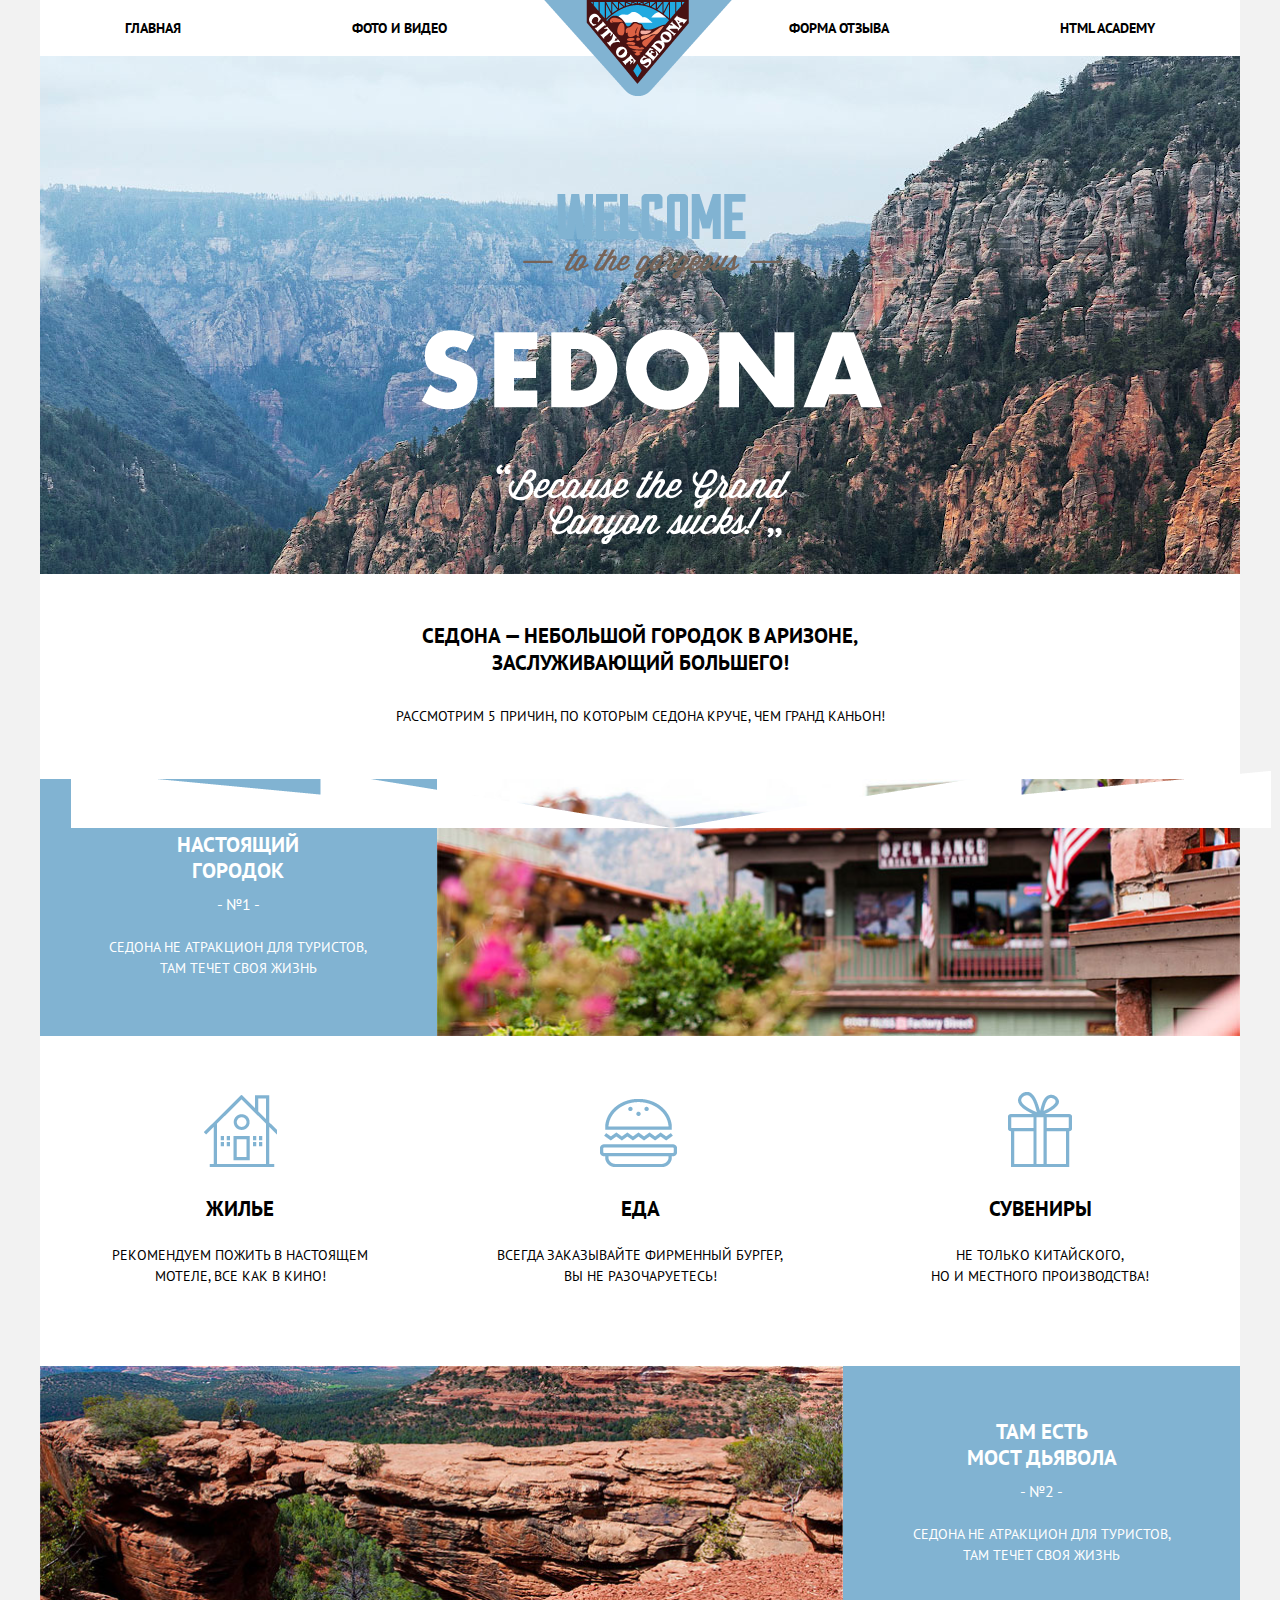
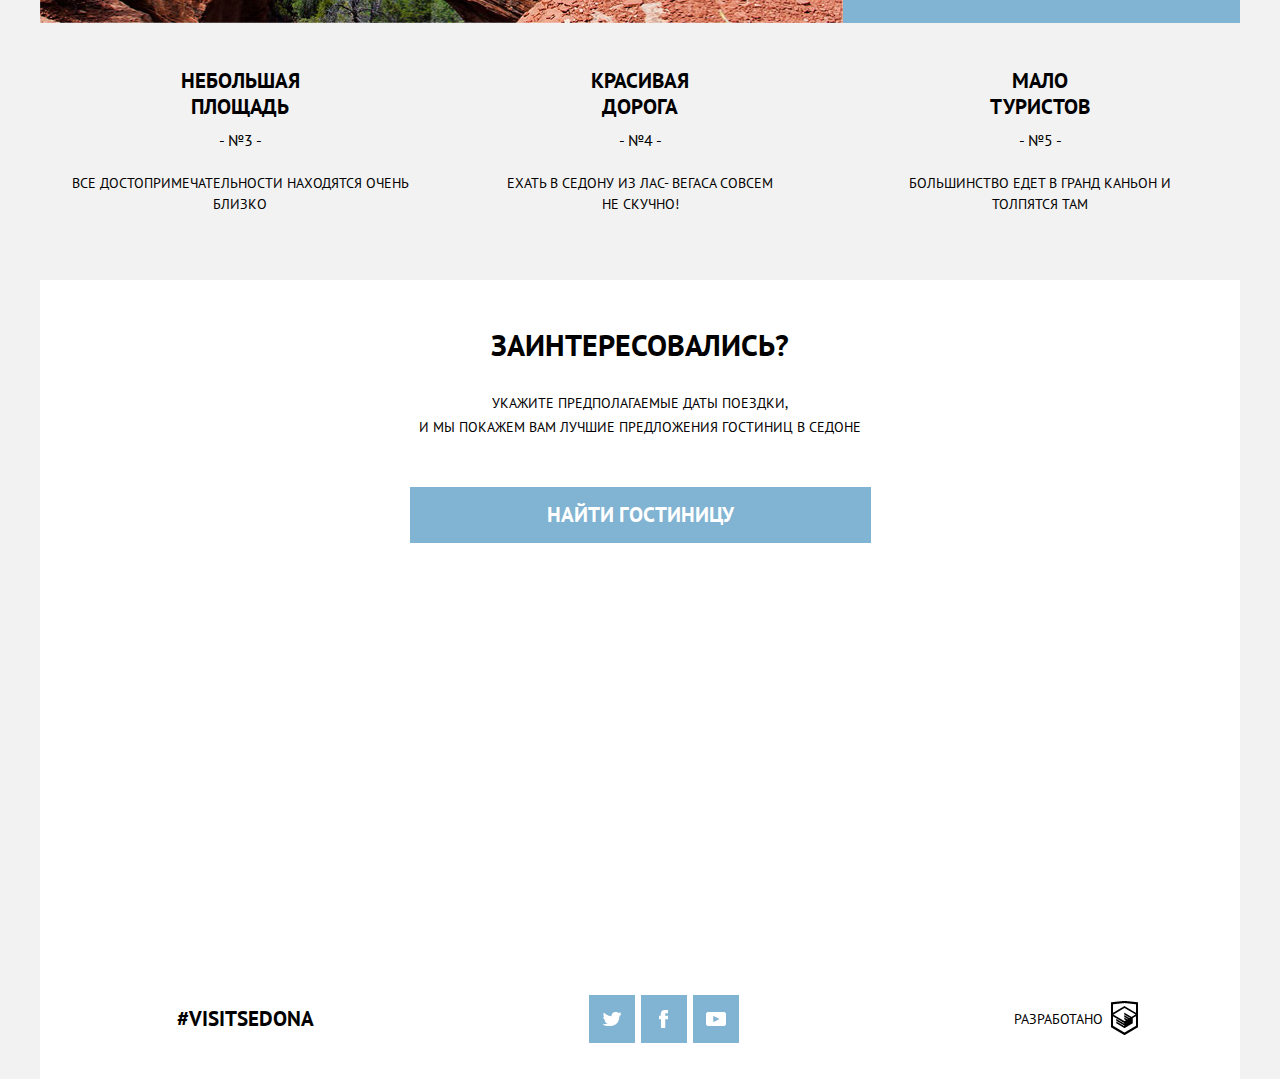
<file: index.html>
<!DOCTYPE html>
<html lang="ru">
<head>
    <meta charset="UTF-8">
    <meta name="viewport" content="width=device-width, initial-scale=1.0">
    <meta http-equiv="X-UA-Compatible" content="ie=edge">
    <link href="https://fonts.googleapis.com/css?family=PT+Sans:400,700&display=swap" rel="stylesheet">
    <link rel="stylesheet" href="css/style.css">
    <title>SEDONA</title>
</head>
<body>
  <div class="body-container">

    <!--NAVBAR-->
    <nav>
        <ul class="main-nav">
            <li><a href="index.html">ГЛАВНАЯ</a></li>
            <li><a href="photo.html">ФОТО И ВИДЕО</a></li>
            <li><a href="#"><img src="img/logotype-desktop.png" alt="logo"></a></li>
            <li><a href="form.html">ФОРМА ОТЗЫВА</a></li>
            <li><a href="#">HTML ACADEMY</a></li>
        </ul>
    </nav>

    <!--SHOWCASE-->

    <section class="showcase">
      <div class="showcase-container">
        <img class="main-pic" src="/img/back-desktop.jpg" alt="showcase picture">
        <img class="main-pic-text" src="/img/text-index.png" alt="">
        <img class="main-pic-decor" src="img/intro-triangle.png" alt="decor">
      </div>
    </section>

    <section class="reasons">
      <div class="reasons-heading">
        <h2>СЕДОНА — небольшой городок в АРИЗОНЕ,<br>зАСЛУЖИвающий большего!</h2>
        <p>Рассмотрим 5 причин, по которым Седона круче, чем гранд каньон!</p>
      </div>

          <!--REASON 1-->

      <div class="reason-one photo-reasons">
        <div class="text">
          <h3>НАСТОЯЩИЙ<br>ГОРОДОК</h3>
          <span>- №1 -</span>
          <p>СЕДОНА НЕ АТРАКЦИОН ДЛЯ ТУРИСТОВ,<br>ТАМ ТЕЧЕТ СВОЯ ЖИЗНЬ</p>
        </div>
        <div class="photo">
          <img src="/img/photo-city@1x.jpg" alt="photo city">
        </div>
      </div>

        <!--FEATURES-->

      <div class="features">
        <div class="house">
          <div class="features-text">
          <h3 class="text-h">ЖИЛЬЕ</h3>
          <p class="text-p">Рекомендуем пожить в настоящем<br>мотеле, все как в кино!</p>
        </div>
        </div>
        <div class="meal">
          <div class="features-text">
          <h3 class="text-h">ЕДА</h3>
          <p class="text-p">Всегда заказывайте ФИРМЕННЫЙ БУРГЕР,<br>Вы НЕ разочаруетесь!</p>
        </div>
        </div>
        <div class="souvenirs">
          <div class="features-text">
          <h3 class="text-h">СУВЕНИРЫ</h3>
          <p class="text-p">Не только китайского,<br>но и местного производства!</p>
        </div>
        </div>
      </div>

        <!--REASON N TWO-->

      <div class="reason-two photo-reasons">
        <div class="text">
          <h3>ТАМ ЕСТЬ<br>Мост дьявола</h3>
          <span>- №2 -</span>
          <p>СЕДОНА НЕ АТРАКЦИОН ДЛЯ ТУРИСТОВ,<br>ТАМ ТЕЧЕТ СВОЯ ЖИЗНЬ</p>
        </div>
        <div class="photo">
          <img src="/img/photo-bridge@1x.jpg" alt="photo city">
        </div>
      </div>

      <!--REASONS 3,4,5-->

      <div class="last-reasons">
        <div class="reason-three text">
          <h3>НЕБОЛЬШАЯ<br>ПЛОЩАДЬ</h3>
          <span>- №3 -</span>
          <p>ВСЕ ДОСТОПРИМЕЧАТЕЛЬНОСТИ НАХОДЯТСЯ ОЧЕНЬ<br>БЛИЗКО</p>
        </div>
        <div class="reason-four text">
          <h3>КРАСИВАЯ<br>ДОРОГА</h3>
          <span>- №4 -</span>
          <p>ЕХАТЬ В СЕДОНУ ИЗ ЛАС- ВЕГАСА СОВСЕМ<br>НЕ СКУЧНО!</p>
        </div>
        <div class="reason-five text">
          <h3>МАЛО<br>ТУРИСТОВ</h3>
          <span>- №5 -</span>
          <p>БОЛЬШИНСТВО ЕДЕТ В ГРАНД КАНЬОН И<br>ТОЛПЯТСЯ ТАМ</p>
        </div>
      </div>
    </section>

    <!--FIND HOTEL-->

    <section class="find-hotel-sec">
      <div class="find-hotel text-h-p">
        <h2>ЗАИНТЕРЕСОВАЛИСЬ?</h2>
        <p class="text-p">УКАЖИТЕ ПРЕДПОЛАГАЕМЫЕ ДАТЫ ПОЕЗДКИ,<br>И МЫ ПОКАЖЕМ ВАМ ЛУЧШИЕ ПРЕДЛОЖЕНИЯ ГОСТИНИЦ В СЕДОНЕ</p>
          <a href="#" class="btn">НАЙТИ гостиницу</a>
      </div>
    </section>

    <!--MAP-->

    <section class="map">
      <iframe src="https://www.google.com/maps/embed?pb=!1m18!1m12!1m3!1d52181125.80095464!2d-74.36521376177906!3d37.03643196238282!2m3!1f0!2f0!3f0!3m2!1i1024!2i768!4f13.1!3m3!1m2!1s0x872da132f942b00d%3A0x5548c523fa6c8efd!2z0KHQtdC00L7QvdCwLCDQkNGA0LjQt9C-0L3QsCA4NjMzNiwg0KHQqNCQ!5e0!3m2!1sru!2str!4v1578932192853!5m2!1sru!2str" width="600" height="450" frameborder="0" style="border:0;" allowfullscreen=""></iframe>
    </section>

    <!--FOOTER-->

    <footer class="footer">
      <div class="footer-container">
      <span class="visit-sedona">#VISITSEDONA</span>
      <div class="sm-icons">
        <div class="twitter"></div>
        <div class="fb"></div>
        <div class="youtube"></div>
      </div>
      <span class="created">РАЗРАБОТАНО</span>
    </div>
    </footer>
  </div>
</body>
</html>
</file>
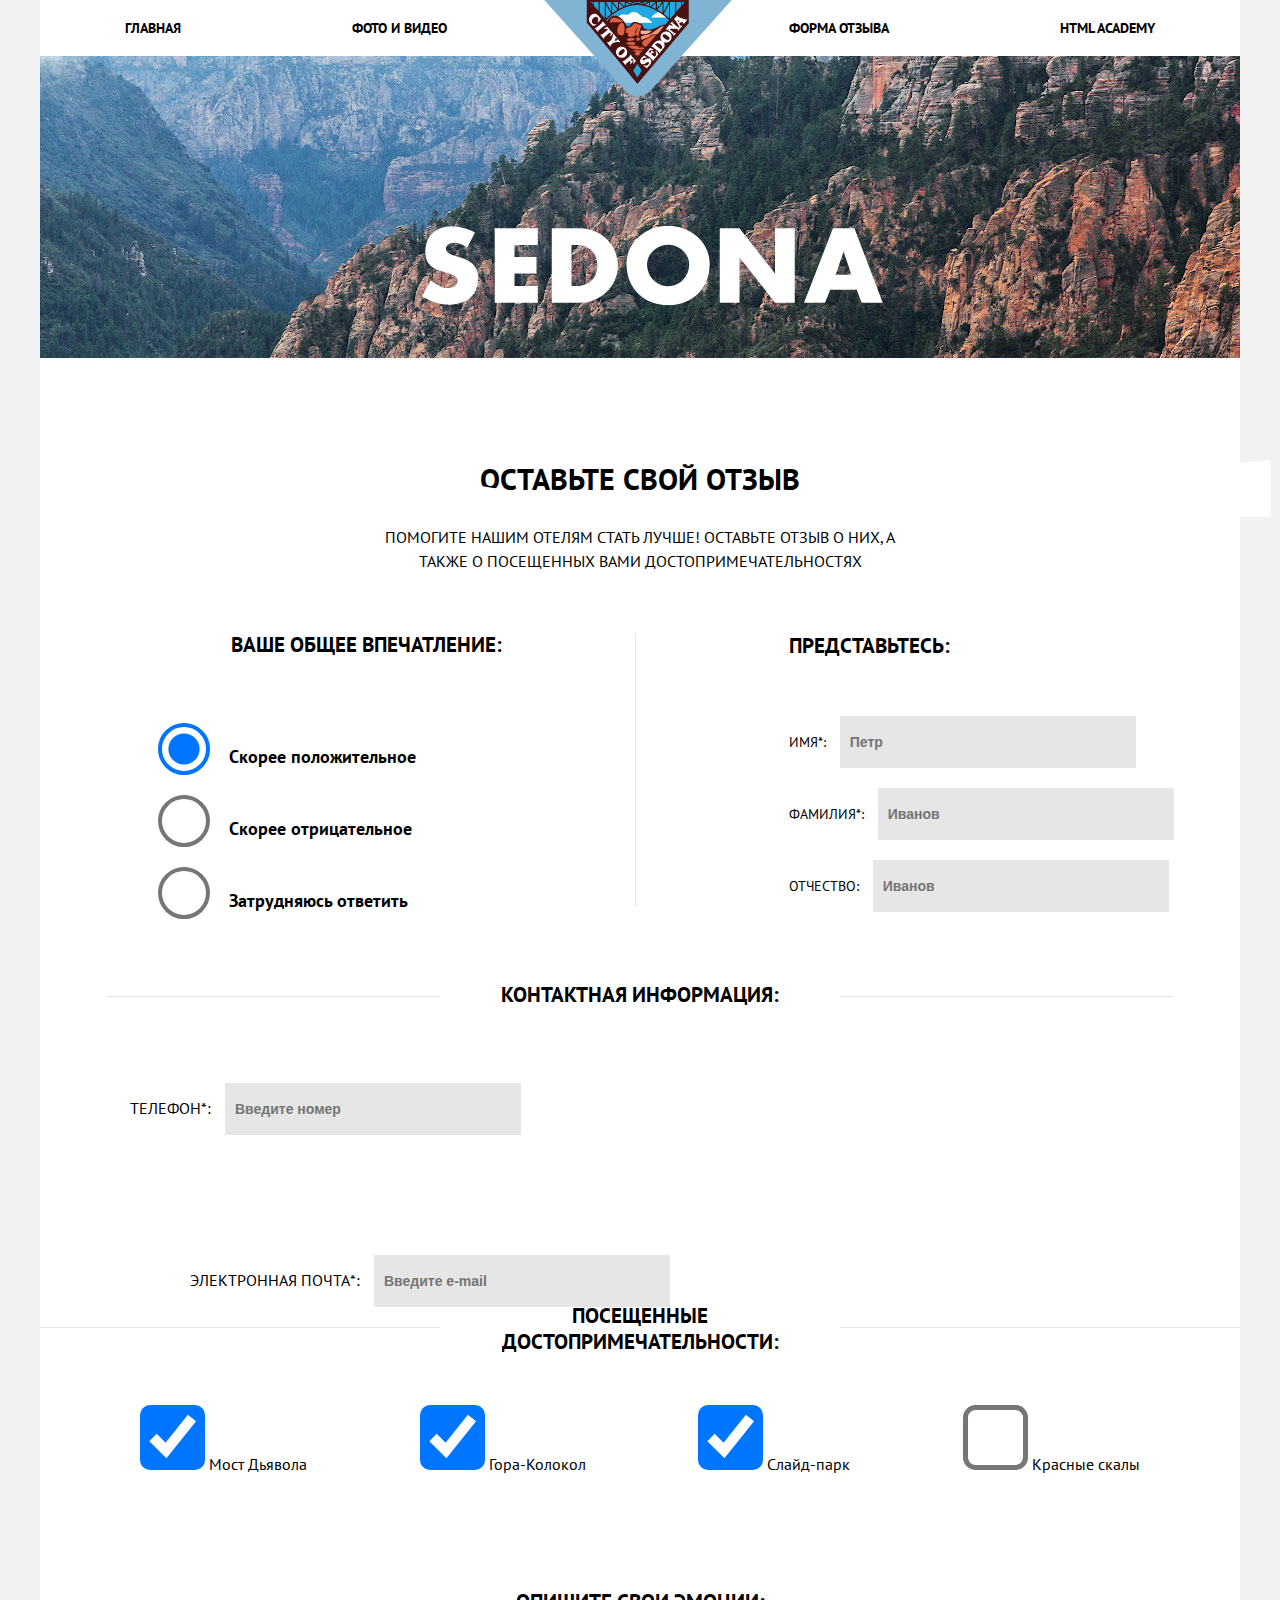
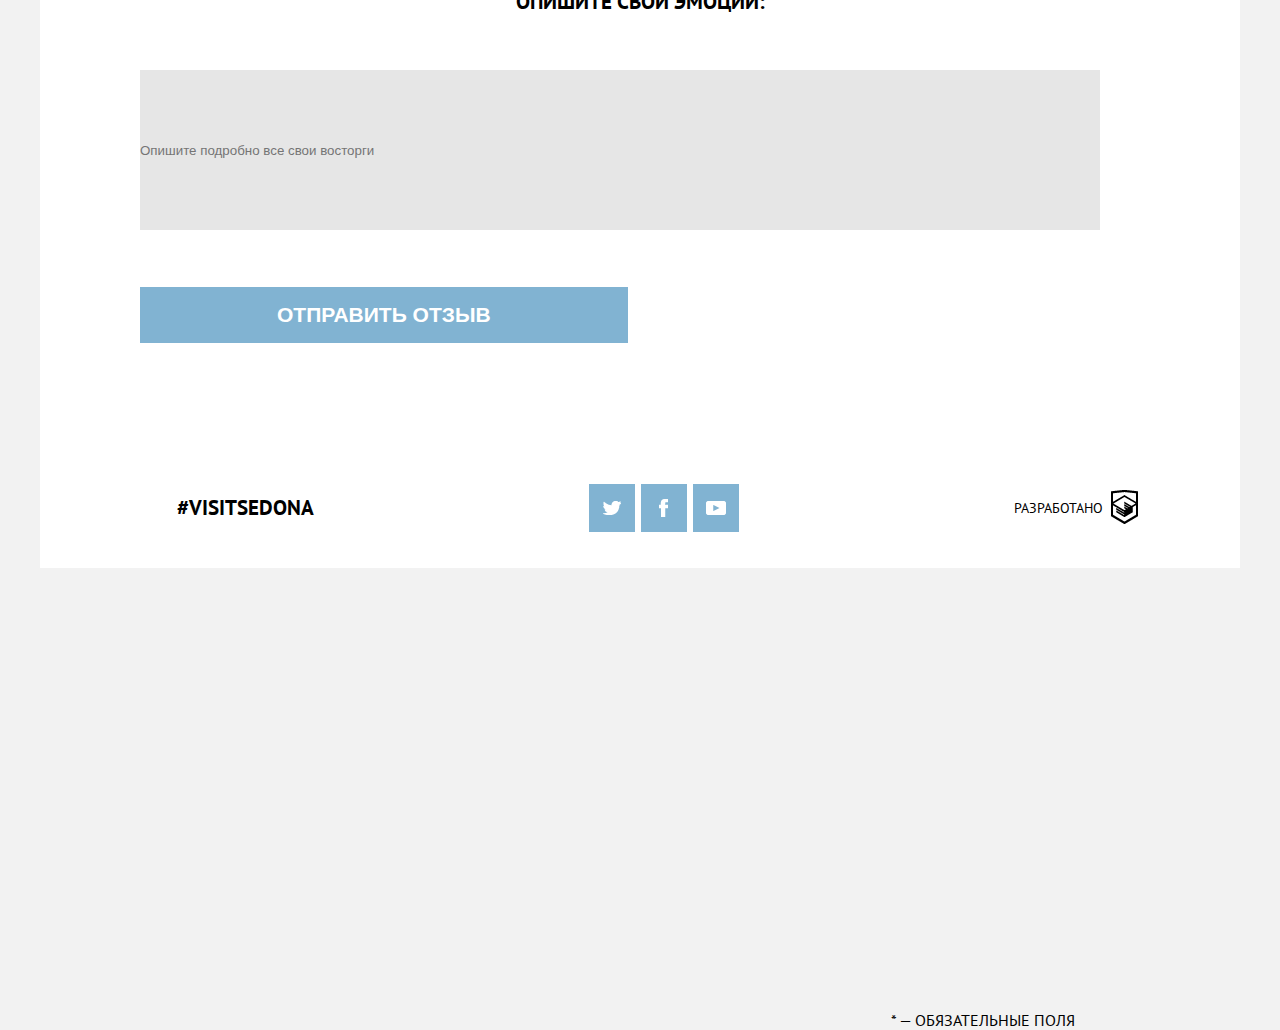
<file: form.html>
<!DOCTYPE html>
<html lang="en">
<head>
    <meta charset="UTF-8">
    <meta name="viewport" content="width=device-width, initial-scale=1.0">
    <meta http-equiv="X-UA-Compatible" content="ie=edge">
    <link href="https://fonts.googleapis.com/css?family=PT+Sans:400,700&display=swap" rel="stylesheet">
    <link rel="stylesheet" href="css/style.css">
    <title>ФОРМА ОТЗЫВА</title>
</head>
<body>
    <div class="body-container">
        <nav>
            <ul class="main-nav">
                <li><a href="index.html">ГЛАВНАЯ</a></li>
                <li><a href="photo.html">ФОТО И ВИДЕО</a></li>
                <li><a href="#"><img src="img/logotype-desktop.png" alt="logo"></a></li>
                <li><a href="form.html">ФОРМА ОТЗЫВА</a></li>
                <li><a href="#">HTML ACADEMY</a></li>
            </ul>
        </nav>
    
        <section class="showcase">
            <div class="showcase-container showcase-photo">
              <img class="main-pic" src="/img/back-desktop.jpg" alt="showcase picture">
              <img class="main-pic-text" src="/img/text-sedona.png" alt="">
              <img class="main-pic-decor" src="img/intro-triangle.png" alt="decor">
            </div>
          </section>

            <div class="feedback-heading">
          <div class="text-h-p">
              <h2>ОСТАВЬТЕ СВОЙ ОТЗЫВ</h2>
              <p>ПОМОГИТЕ НАШИМ ОТЕЛЯМ СТАТЬ ЛУЧШЕ! ОСТАВЬТЕ ОТЗЫВ О НИХ, А<br>ТАКЖЕ О ПОСЕЩЕННЫХ ВАМИ ДОСТОПРИМЕЧАТЕЛЬНОСТЯХ</p>
            </div>
          </div>

          <section class="feedback">
              <div class="feedback-top">
                  <fieldset class="reaction-form">
                      <h3 class="text-h">ВАШЕ ОБЩЕЕ ВПЕЧАТЛЕНИЕ:</h3>
                      <div class="radio-wrap">
                          <input type="radio" name="reaction" id="positive" checked>
                          <label for="positive">Скорее положительное</label><br>
                        </div>
                        <div class="radio-wrap">
                          <input type="radio" name="reaction" id="not-positive">
                          <label for="not-positive">Скорее отрицательное</label><br>
                        </div>
                        <div class="radio-wrap">
                          <input type="radio" name="reaction" id="cant-answer">
                          <label for="cant-answer">Затрудняюсь ответить</label>
                        </div>
                  </fieldset>
                  <fieldset class="name-form">
                      <h3 class="text-h">ПРЕДСТАВЬТЕСЬ:</h3>
                          <label for="name">ИМЯ*:</label>
                          <input type="text" placeholder="Петр" id="name" required><br>
                          <label for="surname">ФАМИЛИЯ*:</label>
                          <input type="text" placeholder="Иванов" id="surname" required><br>
                          <label for="patronymic">ОТЧЕСТВО:</label>
                          <input type="text" placeholder="Иванов" id="patronymic">
                  </fieldset>
              </div>
              
              <div class="head-container-cont">
                <h3 class="text-h">КОНТАКТНАЯ ИНФОРМАЦИЯ:</h3>
              </div>

              <div class="contact-info">
                <fieldset class="contact-form">
                    <div class="number-wrapper">
                      <label for="number">ТЕЛЕФОН*:</label>
                      <input type="tel" placeholder="Введите номер" id="number">
                    </div>
                    <div class="email-wrapper">
                      <label for="email">ЭЛЕКТРОННАЯ ПОЧТА*:</label>
                      <input type="email" placeholder="Введите e-mail">
                    </div>
                </fieldset>
              </div>

              <div class="head-container-place">
                <h3 class="text-h">ПОСЕЩЕННЫЕ<br>ДОСТОПРИМЕЧАТЕЛЬНОСТИ:</h3>
              </div>
              <div class="visited-places-info">
                <fieldset class="places">
                  <div class="places-wrapper">
                  <div>
                  <input type="checkbox" name="places" id="1" checked>
                  <label for="1">Мост Дьявола</label>
                  </div>

                  <div>
                  <input type="checkbox" name="places" id="2" checked>
                  <label for="2"> Гора-Колокол</label>
                  </div>

                  <div>
                  <input type="checkbox" name="places" id="3" checked>
                  <label for="3">Слайд-парк</label>
                  </div>

                  <div>
                  <input type="checkbox" name="places" id="4">
                  <label for="4">Красные скалы</label>
                  </div>
                </div>
                </fieldset>
              </div>

              <div class="emotions">
                <h3 class="text-h">ОПИШИТЕ СВОИ ЭМОЦИИ:</h3>
                <fieldset class="emotions-text">
                  <input type="textarea" placeholder="Опишите подробно все свои восторги">
                  <button class="btn">ОТПРАВИТЬ ОТЗЫВ</button>
                </fieldset>
                <span>* — ОБЯЗАТЕЛЬНЫЕ ПОЛЯ</span>
              </div>
          </section>

          <!--FOOTER-->

          <footer class="footer">
            <div class="footer-container">
            <span class="visit-sedona">#VISITSEDONA</span>
            <div class="sm-icons">
              <div class="twitter i"></div>
              <div class="fb i"></div>
              <div class="youtube i"></div>
            </div>
            <span class="created">РАЗРАБОТАНО</span>
          </div>
          </footer>
    </div>
</body>
</html>
</file>
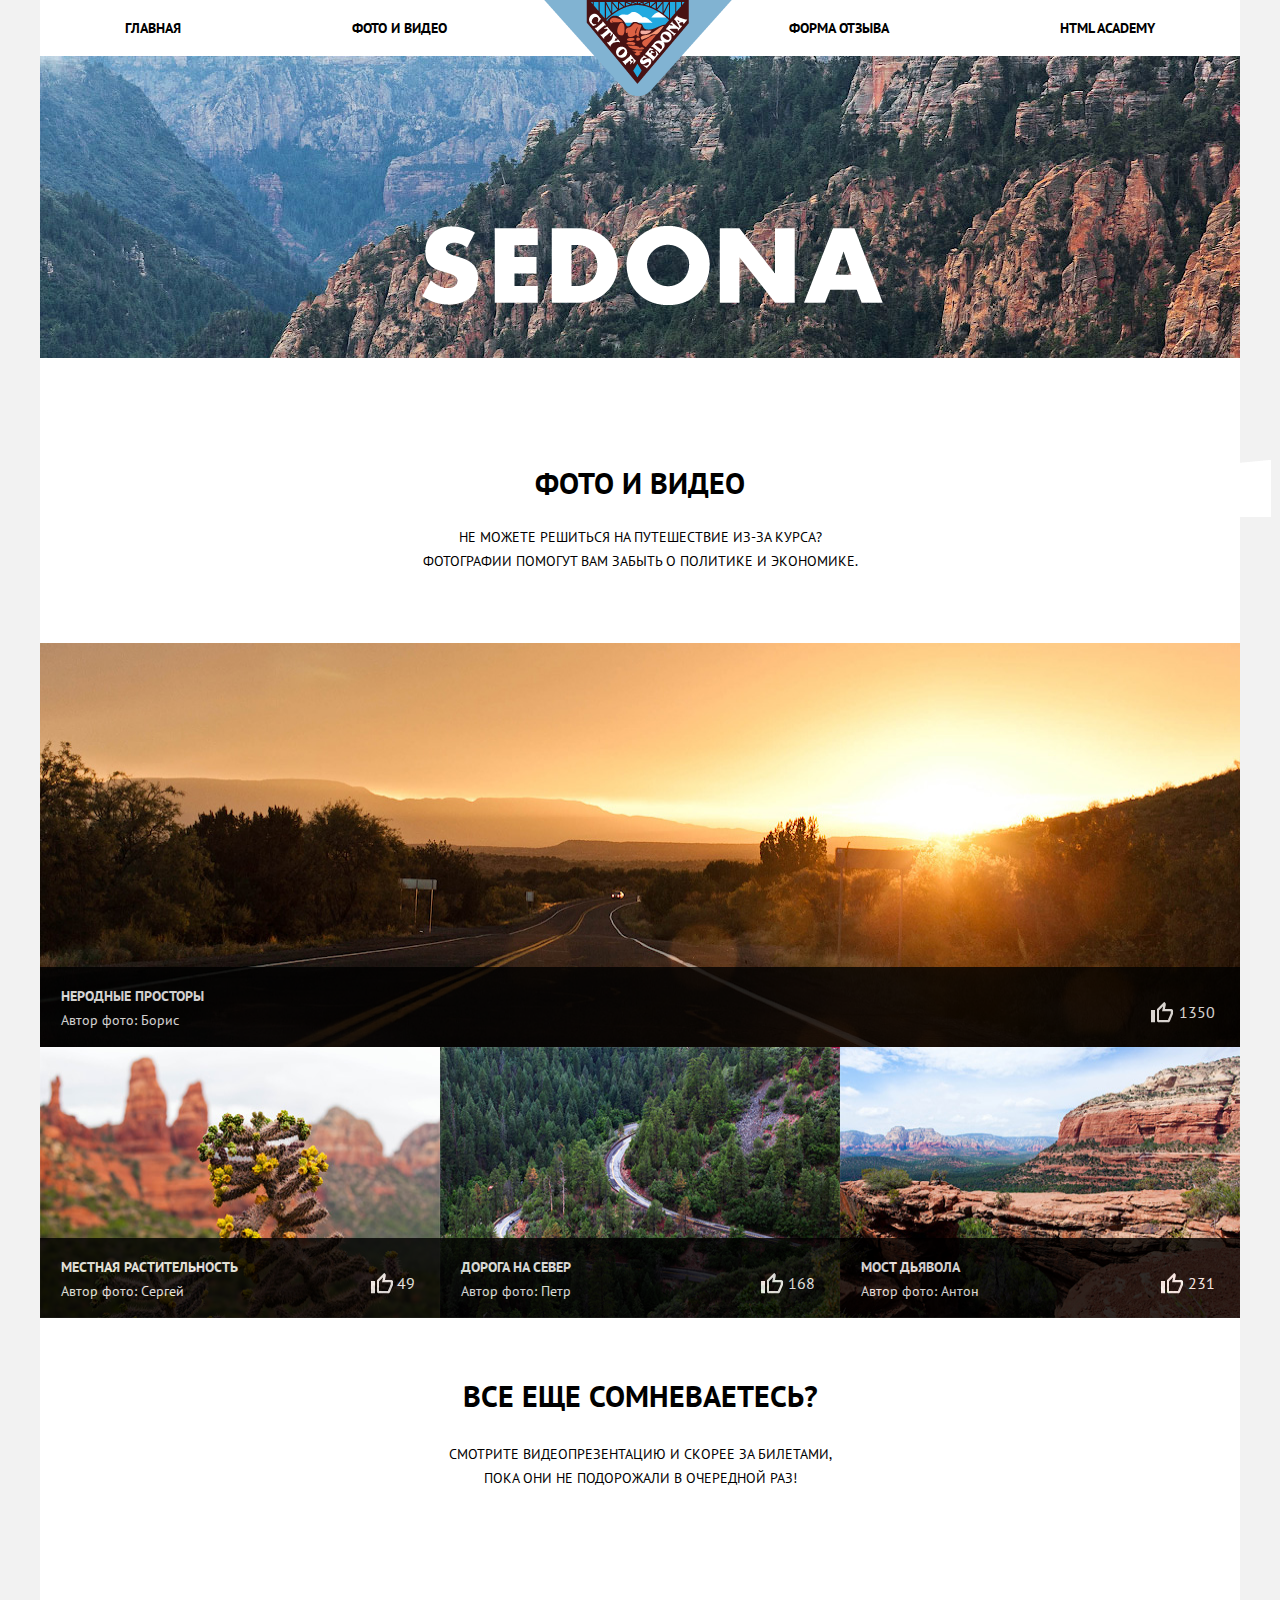
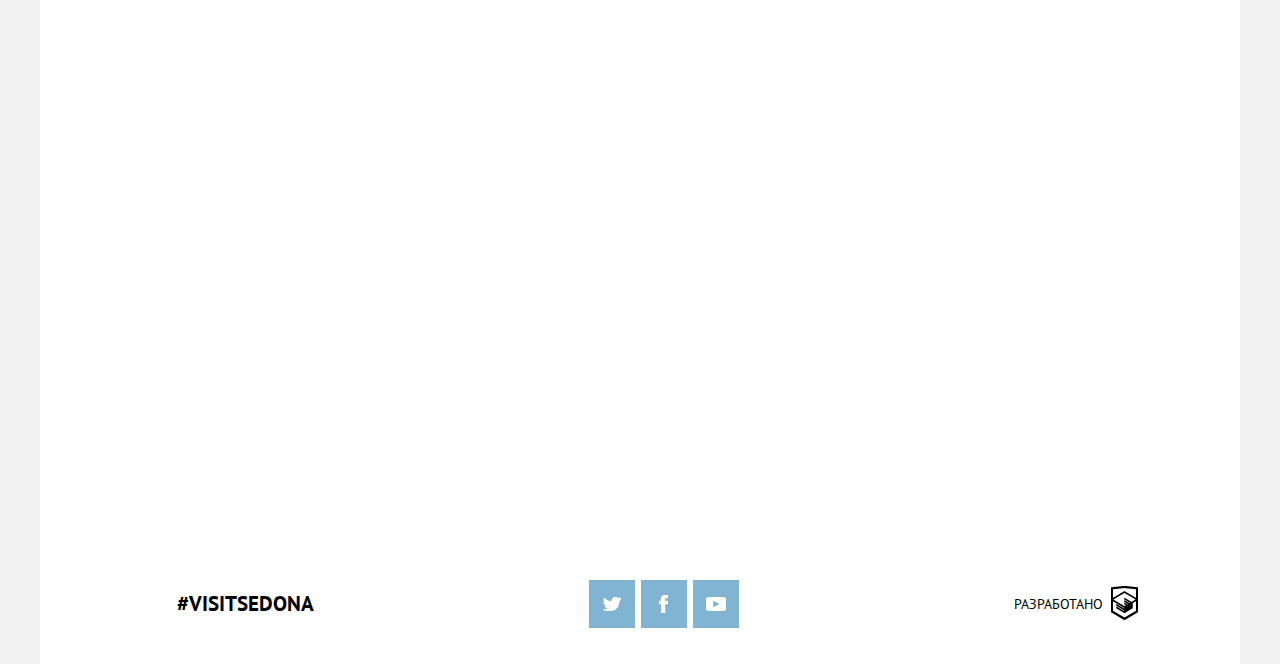
<file: photo.html>
<!DOCTYPE html>
<html lang="ru">
<head>
    <meta charset="UTF-8">
    <meta name="viewport" content="width=device-width, initial-scale=1.0">
    <meta http-equiv="X-UA-Compatible" content="ie=edge">
    <link href="https://fonts.googleapis.com/css?family=PT+Sans:400,700&display=swap" rel="stylesheet">
    <link rel="stylesheet" href="css/style.css">
    <title>SEDONA</title>
</head>
<body>
  <div class="body-container">
    <nav>
        <ul class="main-nav">
            <li><a href="index.html">ГЛАВНАЯ</a></li>
            <li><a href="photo.html">ФОТО И ВИДЕО</a></li>
            <li><a href="#"><img src="img/logotype-desktop.png" alt="logo"></a></li>
            <li><a href="form.html">ФОРМА ОТЗЫВА</a></li>
            <li><a href="#">HTML ACADEMY</a></li>
        </ul>
    </nav>

    <section class="showcase">
        <div class="showcase-container showcase-photo">
          <img class="main-pic" src="/img/back-desktop.jpg" alt="showcase picture">
          <img class="main-pic-text" src="/img/text-sedona.png" alt="">
          <img class="main-pic-decor" src="img/intro-triangle.png" alt="decor">
        </div>
      </section>

      <!--PHOTO-->

        <section class="photo-vid-sec">
            <div class="text-h-p">
                <h2>Фото и видео</h2>
                <p class="text-p">Не можете решиться на путешествие из-за курса?<br>Фотографии помогут вам забыть о политике и экономике.</p>
            </div>

        <div class="photo-container">
            <div class="photo-wrapper">
            <img src="img/photo-1-desktop.jpg" alt="photo1">

            <div class="photo-line">
            <div class="photo-descr-text">
                <h3>НЕРОДНЫЕ ПРОСТОРЫ</h3>
                <p>Автор фото: Борис</p>
                </div>
                <span class="photo-like">1350</span>
                </div>
            </div>

            <div class="photo-wrapper">
            <img src="img/photo-2-desktop.jpg" alt="photo2">
            <div class="photo-line">
                <div class="photo-descr-text">
                    <h3>МЕСТНАЯ РАСТИТЕЛЬНОСТЬ</h3>
                    <p>Автор фото: Сергей</p>
                </div>
                <span class="photo-like">49</span>
            </div>
            </div>

            <div class="photo-wrapper">
            <img src="img/photo-3-desktop.jpg" alt="photo3">
            <div class="photo-line">
                <div class="photo-descr-text">
                    <h3>ДОРОГА НА СЕВЕР</h3>
                    <p>Автор фото: Петр</p>
                </div>
                <span class="photo-like">168</span>
            </div>
            </div>

            <div class="photo-wrapper">
                <img src="img/photo-4-desktop.jpg" alt="photo4">
                <div class="photo-line">
                    <div class="photo-descr-text">
                        <h3>МОСТ ДЬЯВОЛА</h3>
                        <p>Автор фото: Антон</p>
                    </div>
                    <span class="photo-like">231</span>
                </div>
                </div>
        </div>
    </section>

      <!--VIDEO SECTION-->
      <section class="video-sec">
        <div class="text-h-p">
            <h2>Все еще сомневаетесь?</h2>
            <p class="text-p">Смотрите видеопрезентацию и скорее за билетами,<br>пока они не подорожали в очередной раз!</p>
        </div>
        <div class="video-container">
            <iframe src="https://www.youtube.com/embed/4GzE_TxFFeg" frameborder="0" allow="accelerometer; autoplay; encrypted-media; gyroscope; picture-in-picture" allowfullscreen></iframe>
        </div>
      </section>

      <!--FOOTER-->

      <footer class="footer">
        <div class="footer-container">
        <span class="visit-sedona">#VISITSEDONA</span>
        <div class="sm-icons">
          <div class="twitter"></div>
          <div class="fb"></div>
          <div class="youtube"></div>
        </div>
        <span class="created">РАЗРАБОТАНО</span>
      </div>
      </footer>
      </div>
      </body>
      </html>
</file>
<file: css/style.css>
* {
    padding: 0;
    margin: 0;
    box-sizing: border-box;
}

a {
    text-decoration: none;
}

li {
    list-style: none;
}

body {
    font-family: 'PT Sans', sans-serif;
    background: #f2f2f2;
}

.body-container {
    background: #fff;
    max-width: 1200px;
    margin: auto;
}

.text-p {
    font-size: 14px;
    line-height: 21px;
    margin-top: 23px;
    text-transform: uppercase;
    text-align: center;
}

.text-h {
    font-size: 21px;
    font-weight: 700;
    line-height: 26px;
    margin-top: 53px;
    text-align: center;
    text-transform: uppercase;
}

.btn {
    display: inline-block;
    font-size: 21px;
    line-height: 26px;
    font-weight: bold;
    text-transform: uppercase;
    text-align: center;
    color: #fff;
    background: #81b3d2;
    padding: 15px 137px;
}

.btn:hover {
    background-color: lightskyblue;
}


.text-h-p h2 {
    font-size: 30px;
    line-height: 26px;
    font-weight: bold;
    text-align: center;
    margin-top: 52px;
    text-transform: uppercase;
}

.text-h-p p {
    font-size: 14;
    line-height: 24px;
    margin-top: 33px;
    text-align: center;
}

/*STYLE FOR RESONS*/

.photo-reasons {
    display: flex;
    margin-top: 50px;
    height: 257px;
}

.text {
    flex: 1;
    background: #81b3d2;
    color: #fff;
    text-align: center;
}

.text h3 {
    font-size: 21px;
    font-weight: 700;
    line-height: 26px;
    margin-top: 53px;
    text-transform: uppercase;
}

.text span {
    display: block;
    margin-top: 10px;
}

.text p {
    font-size: 14px;
    line-height: 21px;
    margin-top: 23px;
}


.photo {
    flex: 2;
}

.photo img {
    height: 100%;
    padding: 0;
}



/*NAVBAR*/

nav {
    position: relative;
}

.main-nav {
    height: 56px;
    display: flex;
    justify-content: space-around;
}

.main-nav li {
    margin-top: 15px;
    text-align: center;
}

.main-nav a {
    font-family: 'PT Sans', sans-serif;
    font-weight: bold;
    font-size: 14px;
    line-height: 26px;
    color: #000;
    margin-top: 15px;
}

.main-nav a:hover {
    color: #81b3d2;
}

.main-nav a:active {
    color: grey;
}



nav img {
    height: 96px;
    position: absolute;
    left: 42%;
    top: 0;
    z-index: 1;
}

/*SHOWCASE*/


.main-pic {
    position: relative;
}

.main-pic-text {
    position: absolute;
    top: 21.5%;
    left: 33%;
}

.main-pic-decor {
    position: absolute;
    left: 5.55%;
    bottom: 8%;
    z-index: 3;
}


/*SECTION: REASONS*/

/*REASONS TEXT-HEADING*/

.reasons-heading {
    text-transform: uppercase;
}

.reasons-heading h2 {
    font-size: 21px;
    font-weight: bold;
    text-align: center;
    margin-top: 44px;
}

.reasons-heading p {
    font-size: 14px;
    line-height: 26px;
    text-align: center;
    margin-top: 27px;
}


/*REASON 1 */

/*FEATURES*/

.features {
    display: flex;
    height: 330px;
    padding-bottom: 0;
    margin-bottom: 0;
}

.house {
    position: relative;
    flex: 1;
}
.house::before {
    position: absolute;
    content: "";
    display: block;
    left: 41%;
    top: 18%;
    background: url(/img/icon-house.png);
    height: 72px;
    width: 73px;
}

.features-text {
    margin-top: 160px;
}


.meal {
    position: relative;
    flex: 1;
}


.meal::before {
    position: absolute;
    content: "";
    display: block;
    left: 40%;
    top: 19%;
    background: url(/img/icon-burger.png);
    height: 68px;
    width: 77px;
}

.souvenirs {
    flex: 1;
    position: relative;
}

.souvenirs::before {
    position: absolute;
    content: "";
    display: block;
    left: 42%;
    top: 17%;
    background: url(/img/icon-gift.png);
    height: 75px;
    width: 64px;
}

/*REASON - TWO (SECOND)*/

.reason-two {
    margin-top: 0;
    padding-top: 0;
}

.reason-two .text {
    order: 2;
}

/*LAST REASONS (3,4,5)*/

.last-reasons {
    display: flex;
    height: 257px;
}

.last-reasons div {
    background: #f2f2f2;
    color: #000;
}

.reason-three {
    flex: 1;
}

.reason-four {
    flex: 1;
}

.reason-five {
    flex: 1;
}

.last-reasons h3 {
    margin-top: 45px;
}


/*FIND HOTEL*/

.find-hotel {
    height: 277px;
}


.find-hotel a {
    margin-left: 370px;
    margin-top: 48px;
}

/*MAP*/

.map {
    height: 350px;
}

.map iframe {
    width: 100%;
    height: 100%;
}

/*FOOTER*/

.footer-container {
    display: flex;
    justify-content: space-around;
    height: 120px;
  /*  margin-top: 37px;*/
    align-items: center;
}

.visit-sedona {
    display: block;
    font-size: 21px;
    line-height: 26px;
    font-weight: bold;
}

.sm-icons {
    display: flex;
    justify-content: space-evenly;
}

.twitter::before {
    content: "";
    display: block;
    background: url(/img/icon-twitter.png) center no-repeat;
    height: 48px;
    width: 46px;
    background-color: #81b3d2;
}


.fb::before {
    content: "";
    display: block;
    background: url(/img/icon-facebook.png) center no-repeat;
    height: 48px;
    width: 46px;
    margin: 0 6px;
    background-color: #81b3d2;
}

.youtube::before {
    content: "";
    display: block;
    background: url(/img/icon-youtube.png) center no-repeat;
    height: 48px;
    width: 46px;
    background-color: #81b3d2;
}

.created {
    display: block;
    font-size: 14px;
    line-height: 26px;
    position: relative;
}

.created::after {
    content: "";
    background: url(/img/htmlacademy.png) center no-repeat;
    display: block;
    height: 39px;
    width: 27px;
    position: absolute;
    left: 100%;
    bottom: -20%;
    margin-left: 8px;
}


/*PHOTO AND VIDEO PAGE*/

/*SHOWCASE*/

.showcase-photo {
    overflow: hidden;
}
.showcase-photo .main-pic  {
    width: 100%;
    margin: -216px 0px 0px 0px;
    position: relative;
}

.showcase-photo .main-pic-decor {
    position: absolute;
    bottom: 42.6%;
}

.showcase-photo .main-pic-text {
    position: absolute;
    top: 25%;
}

/* PHOTO SECTION*/

.photo-vid-sec .text-h-p {
    margin-top: 108px;
}

.photo-vid-sec p {
    margin: 29px;
}

.photo-container {
    display: flex;
    flex-wrap: wrap;
    margin-top: 70px;
}

/*PHOTO DESCRIPTION AND LIKE*/


.photo-descr-text h3 {
    font-size: 14px;
    line-height: 24px;
    text-transform: uppercase;
    color: #fff;
    margin: 17px 0 0 21px;
}

.photo-descr-text p {
    font-size: 14px;
    line-height: 24px;
    color: rgba(255, 255, 255, 1);
    margin: 0 0 0 21px;
}

.photo-like {
    position: relative;
    color: #fff;
    margin: 35px 25px;
}

.photo-like::before {
    position: absolute;
    display: block;
    content: "";
    background: url(/img/like-icon.png);
    height: 21px;
    width: 23px;
    right: 115%;
}

.photo-line {
    height: 80px;
    display: flex;
    width: 100%;
    justify-content: space-between;
    background: #000;
    opacity: 0.8;
}

/*PHOTO-LINE POSITION*/

.photo-wrapper {
    position: relative;
}


.photo-line {
    position: absolute;
    bottom: 0;
}

.photo-wrapper img {
    height: 100%;
    width: 100%;
}


/*VIDEO SECTION*/

.video-sec .text-h-p {
    margin-top: 65px;
}


.video-container iframe{
    width: 800px;
    height: 500px;
    margin: 60px 200px 90px 200px;
}


/*FORM PAGE*/

/*FEEDBACK SECTION*/

.feedback-heading .text-h-p {
    margin-top: 104px;
}

.feedback-top {
    display: flex;
    justify-content: space-around;
    margin-top: 60px;
}

fieldset {
    border: none;
}

.feedback-top h3 {
    margin-top: 57px;
    margin-bottom: 65px;
    padding-left: 90px;
}

input[type="radio"] {
    zoom: 4;
    margin-bottom: 5px;
    vertical-align: middle;
}

.reaction-form label {
    font-size: 18px;
    font-weight: bold;
    margin-left: 15px;
}

.reaction-form {
    border-bottom: #e6e6e6 solid 1px;
    padding-bottom: 57px;
    padding-left: 35px;
    margin-top: -58px;
}

.radio-wrap {
    padding-left: 17px;

}
/*NAME FORM*/

.name-form {
    border-left: #e6e6e6 solid 1px;
    border-bottom: #e6e6e6 solid 1px;
    padding-left: 153px;
    padding-bottom: 57px;
    
}

.name-form h3 {
    text-align: left;
    padding-left: 0;
    margin-top: 0px;
    margin-bottom: 57px;
}

.name-form label {
    font-size: 14px;
}

input[type="text"],
input[type="tel"],
input[type="email"]  {
    font-size: 14px;
    font-weight: bold;
    padding: 18px 90px;
    padding-left: 10px;
    margin-bottom: 20px;
    margin-left: 10px;
    border: none;
    background-color: #e6e6e6;
}

/*CONTACT FORM*/


.contact-form {
    margin-top: 75px;
}

.number-wrapper {
    display: inline-block;
    margin-left: 90px;
}



.number-wrapper input::before {
    display: block;
    content: '';
    background: #e6e6e6 url(/img/phone.png) no-repeat center;
    height: 58px;
    width: 58px;
    position: absolute;
    top: 0;
    right: 0;
}


.email-wrapper {
    display: inline-block;
    /*float: right;*/
    margin-right: 90px;
    padding-left: 150px;
}

/*PLACES*/

.visited-places-info h3 {
    margin-top: 35px;
    margin-bottom: 50px;
}

.places-wrapper {
    display: flex;
    justify-content: space-between;
    width: 100%;
    flex-wrap: wrap;
    padding-left: 100px;
    padding-right: 100px;
}

.places-wrapper input {
    zoom: 5;
    border: none;
}

/*EMOTIONS*/

.emotions h3 {
    margin-top: 45px;
    margin-bottom: 55px;
}

.emotions input {
    width: 960px;
    height: 160px;
    margin-left: 100px;
    background-color: #e6e6e6;
    border: none;
}

.emotions button {
    margin-top: 57px;
    margin-left: 100px;
    border: none;
    position: relative;
}

.emotions span {
    position: absolute;
    right: 16%;
    top: 290%;
}


.head-container-cont {
    width: 400px;
    margin-left: auto;
    margin-right: auto;
    margin-top: -90px;
    background-color: #fff;
    position: relative;
    z-index: 3;
}

.head-container-cont h3 {
    margin: 0;
    padding-top: 75px;
}

.number-wrapper{
    padding-bottom: 100px;
}


.contact-form {
    border-bottom: #e6e6e6 1px solid;
    margin-bottom: 0;
}

.visited-places-info {
    margin-top: 50px;
}

.head-container-place {
    width: 400px;
    margin: auto;
    background-color: #fff;
}
.head-container-place h3 {
    margin-top: -25px;
}

.places-wrapper {
    margin-bottom: 70px;
}

.emotions-text {
    margin-bottom: 105px;
}
</file>
